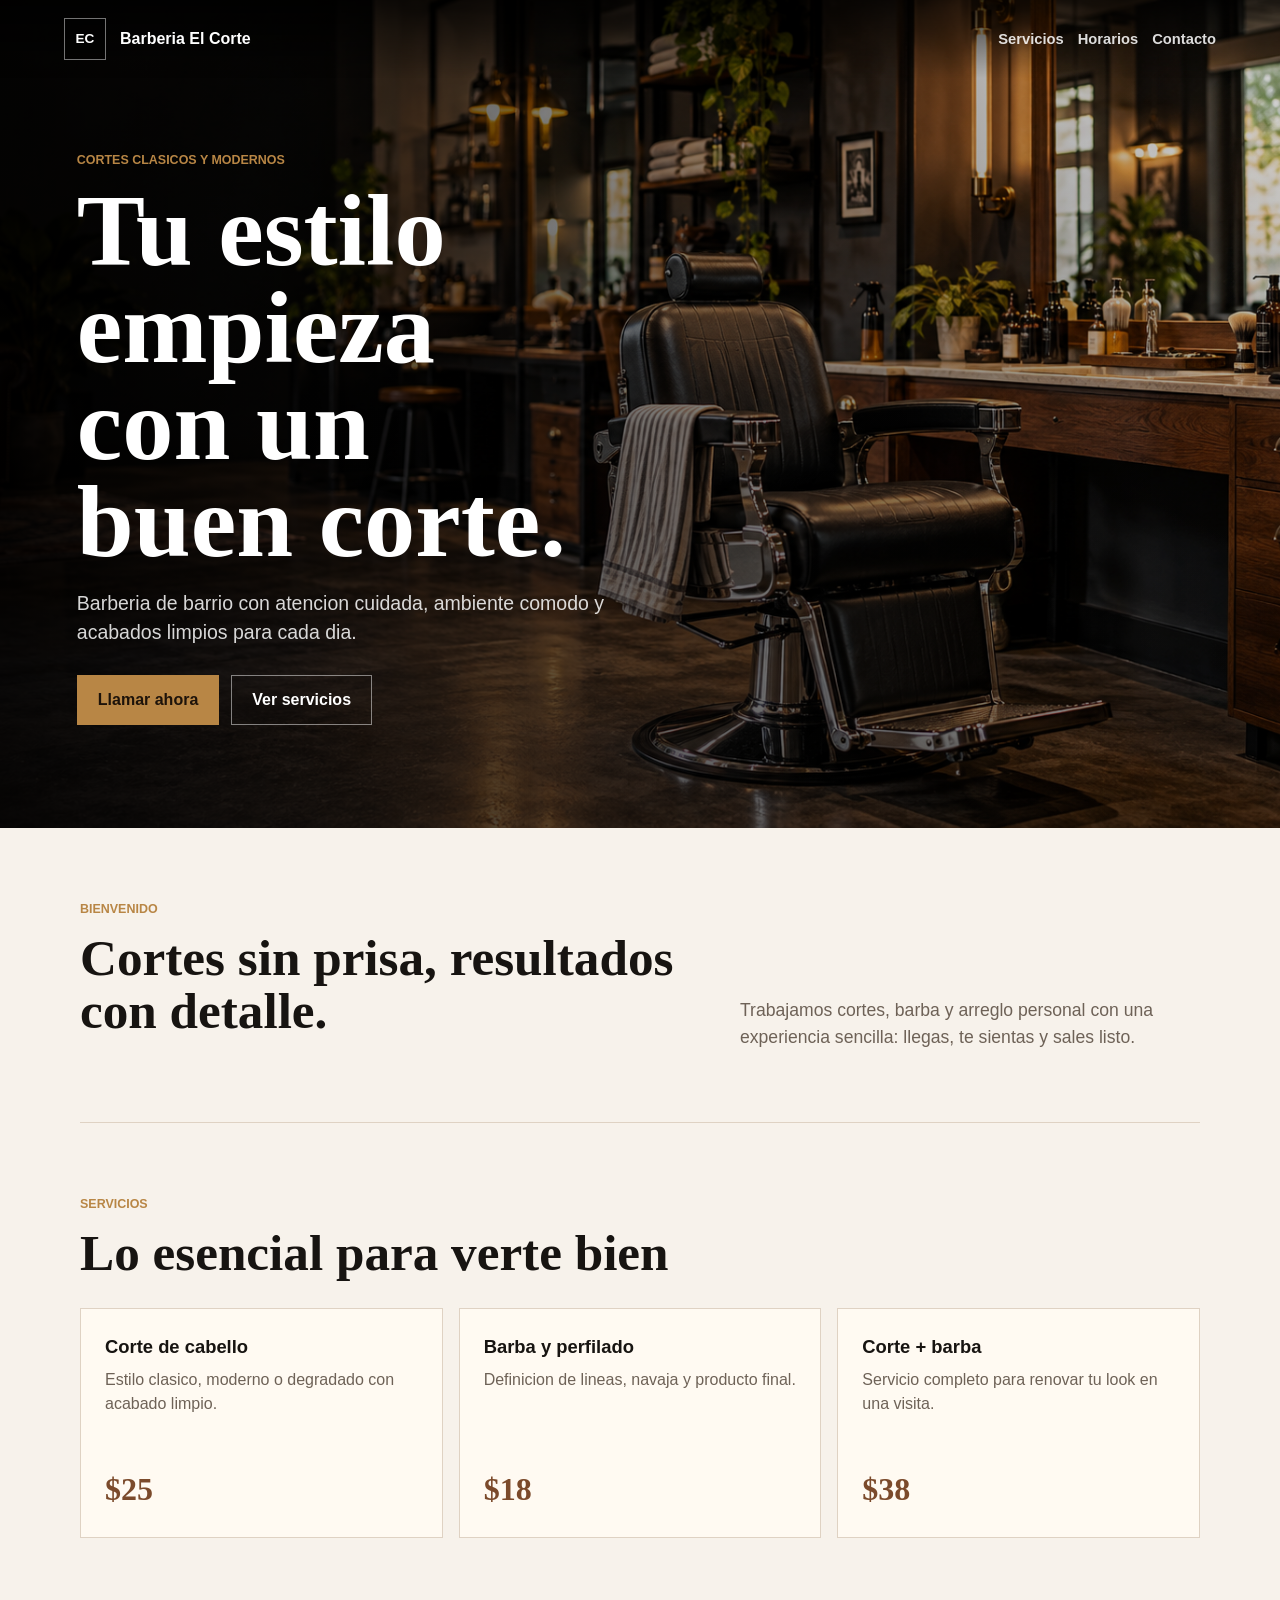
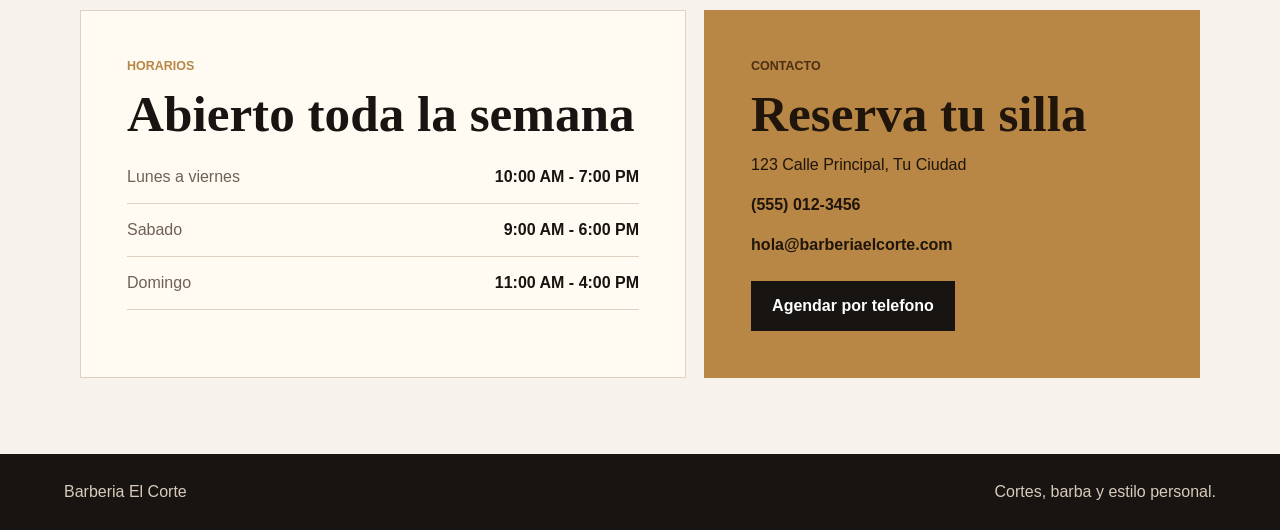
<file: index.html>
<!doctype html>
<html lang="es">
  <head>
    <meta charset="utf-8" />
    <meta name="viewport" content="width=device-width, initial-scale=1" />
    <title>Barberia El Corte</title>
    <meta
      name="description"
      content="Pagina simple para una barberia con servicios, horarios y contacto."
    />
    <link rel="stylesheet" href="styles.css" />
  </head>
  <body>
    <header class="site-header">
      <a class="brand" href="#inicio" aria-label="Barberia El Corte">
        <span class="brand-mark">EC</span>
        <span>Barberia El Corte</span>
      </a>
      <nav class="nav" aria-label="Navegacion principal">
        <a href="#servicios">Servicios</a>
        <a href="#horarios">Horarios</a>
        <a href="#contacto">Contacto</a>
      </nav>
    </header>

    <main>
      <section class="hero" id="inicio">
        <img
          class="hero-image"
          src="fondo.png"
          alt="Interior moderno de una barberia con silla profesional"
        />
        <div class="hero-overlay"></div>
        <div class="hero-content">
          <p class="eyebrow">Cortes clasicos y modernos</p>
          <h1>Tu estilo empieza con un buen corte.</h1>
          <p class="hero-copy">
            Barberia de barrio con atencion cuidada, ambiente comodo y acabados
            limpios para cada dia.
          </p>
          <div class="hero-actions">
            <a class="button primary" href="tel:+15550123456">Llamar ahora</a>
            <a class="button secondary" href="#servicios">Ver servicios</a>
          </div>
        </div>
      </section>

      <section class="section intro" aria-label="Presentacion">
        <div>
          <p class="section-label">Bienvenido</p>
          <h2>Cortes sin prisa, resultados con detalle.</h2>
        </div>
        <p>
          Trabajamos cortes, barba y arreglo personal con una experiencia
          sencilla: llegas, te sientas y sales listo.
        </p>
      </section>

      <section class="section" id="servicios">
        <div class="section-heading">
          <p class="section-label">Servicios</p>
          <h2>Lo esencial para verte bien</h2>
        </div>
        <div class="services-grid">
          <article class="service-card">
            <div>
              <h3>Corte de cabello</h3>
              <p>Estilo clasico, moderno o degradado con acabado limpio.</p>
            </div>
            <span>$25</span>
          </article>
          <article class="service-card">
            <div>
              <h3>Barba y perfilado</h3>
              <p>Definicion de lineas, navaja y producto final.</p>
            </div>
            <span>$18</span>
          </article>
          <article class="service-card">
            <div>
              <h3>Corte + barba</h3>
              <p>Servicio completo para renovar tu look en una visita.</p>
            </div>
            <span>$38</span>
          </article>
        </div>
      </section>

      <section class="split-section" id="horarios">
        <div class="panel">
          <p class="section-label">Horarios</p>
          <h2>Abierto toda la semana</h2>
          <ul class="schedule">
            <li><span>Lunes a viernes</span><strong>10:00 AM - 7:00 PM</strong></li>
            <li><span>Sabado</span><strong>9:00 AM - 6:00 PM</strong></li>
            <li><span>Domingo</span><strong>11:00 AM - 4:00 PM</strong></li>
          </ul>
        </div>
        <div class="panel accent" id="contacto">
          <p class="section-label">Contacto</p>
          <h2>Reserva tu silla</h2>
          <p>123 Calle Principal, Tu Ciudad</p>
          <p><a href="tel:+15550123456">(555) 012-3456</a></p>
          <p><a href="mailto:hola@barberiaelcorte.com">hola@barberiaelcorte.com</a></p>
          <a class="button dark" href="tel:+15550123456">Agendar por telefono</a>
        </div>
      </section>
    </main>

    <footer class="footer">
      <p>Barberia El Corte</p>
      <p>Cortes, barba y estilo personal.</p>
    </footer>
  </body>
</html>
</file>
<file: styles.css>
:root {
  --ink: #171411;
  --muted: #6e6257;
  --paper: #f7f2eb;
  --cream: #fffaf2;
  --line: #dfd2c3;
  --gold: #b88645;
  --wood: #7b4a2b;
  --white: #ffffff;
}

* {
  box-sizing: border-box;
}

html {
  scroll-behavior: smooth;
}

body {
  margin: 0;
  background: var(--paper);
  color: var(--ink);
  font-family: Arial, Helvetica, sans-serif;
  line-height: 1.5;
}

a {
  color: inherit;
  text-decoration: none;
}

.site-header {
  position: fixed;
  inset: 0 0 auto;
  z-index: 10;
  display: flex;
  align-items: center;
  justify-content: space-between;
  gap: 24px;
  padding: 18px clamp(18px, 5vw, 64px);
  color: var(--white);
  background: linear-gradient(180deg, rgba(0, 0, 0, 0.72), rgba(0, 0, 0, 0));
}

.brand,
.nav {
  display: flex;
  align-items: center;
  gap: 14px;
}

.brand {
  font-weight: 800;
}

.brand-mark {
  display: grid;
  width: 42px;
  height: 42px;
  place-items: center;
  border: 1px solid rgba(255, 255, 255, 0.45);
  background: rgba(0, 0, 0, 0.22);
  font-size: 0.85rem;
}

.nav {
  font-size: 0.92rem;
  font-weight: 700;
}

.nav a {
  opacity: 0.86;
}

.nav a:hover {
  opacity: 1;
}

.hero {
  position: relative;
  min-height: 92vh;
  display: grid;
  align-items: center;
  overflow: hidden;
  padding: 120px clamp(18px, 6vw, 86px) 72px;
  color: var(--white);
}

.hero-image,
.hero-overlay {
  position: absolute;
  inset: 0;
  width: 100%;
  height: 100%;
}

.hero-image {
  object-fit: cover;
}

.hero-overlay {
  background:
    linear-gradient(90deg, rgba(0, 0, 0, 0.86), rgba(0, 0, 0, 0.42) 45%, rgba(0, 0, 0, 0.06)),
    linear-gradient(180deg, rgba(0, 0, 0, 0.08), rgba(0, 0, 0, 0.42));
}

.hero-content {
  position: relative;
  max-width: 640px;
}

.eyebrow,
.section-label {
  margin: 0 0 12px;
  color: var(--gold);
  font-size: 0.78rem;
  font-weight: 800;
  letter-spacing: 0;
  text-transform: uppercase;
}

h1,
h2,
h3,
p {
  margin-top: 0;
}

h1 {
  max-width: 10ch;
  margin-bottom: 18px;
  font-family: Georgia, "Times New Roman", serif;
  font-size: clamp(3rem, 8vw, 6.8rem);
  line-height: 0.95;
}

h2 {
  margin-bottom: 12px;
  font-family: Georgia, "Times New Roman", serif;
  font-size: clamp(2rem, 4vw, 3.4rem);
  line-height: 1.05;
}

h3 {
  margin-bottom: 8px;
  font-size: 1.15rem;
}

.hero-copy {
  max-width: 560px;
  margin-bottom: 28px;
  color: rgba(255, 255, 255, 0.84);
  font-size: clamp(1rem, 2vw, 1.22rem);
}

.hero-actions {
  display: flex;
  flex-wrap: wrap;
  gap: 12px;
}

.button {
  display: inline-flex;
  min-height: 46px;
  align-items: center;
  justify-content: center;
  padding: 12px 20px;
  border: 1px solid transparent;
  font-weight: 800;
}

.button.primary {
  background: var(--gold);
  color: #1d130a;
}

.button.secondary {
  border-color: rgba(255, 255, 255, 0.48);
  color: var(--white);
}

.button.dark {
  margin-top: 8px;
  background: var(--ink);
  color: var(--white);
}

.section,
.split-section {
  width: min(1120px, calc(100% - 36px));
  margin: 0 auto;
}

.section {
  padding: 72px 0;
}

.intro {
  display: grid;
  grid-template-columns: minmax(0, 1fr) minmax(260px, 460px);
  gap: 42px;
  align-items: end;
  border-bottom: 1px solid var(--line);
}

.intro p:last-child {
  margin-bottom: 0;
  color: var(--muted);
  font-size: 1.1rem;
}

.section-heading {
  max-width: 660px;
  margin-bottom: 28px;
}

.services-grid {
  display: grid;
  grid-template-columns: repeat(3, minmax(0, 1fr));
  gap: 16px;
}

.service-card {
  min-height: 230px;
  display: flex;
  flex-direction: column;
  justify-content: space-between;
  gap: 28px;
  padding: 24px;
  border: 1px solid var(--line);
  background: var(--cream);
}

.service-card p {
  margin-bottom: 0;
  color: var(--muted);
}

.service-card span {
  color: var(--wood);
  font-family: Georgia, "Times New Roman", serif;
  font-size: 2rem;
  font-weight: 700;
}

.split-section {
  display: grid;
  grid-template-columns: 1.1fr 0.9fr;
  gap: 18px;
  padding: 0 0 76px;
}

.panel {
  padding: clamp(24px, 5vw, 46px);
  background: var(--cream);
  border: 1px solid var(--line);
}

.panel.accent {
  background: var(--gold);
  color: #1f150b;
  border-color: var(--gold);
}

.panel.accent .section-label {
  color: #4d2f13;
}

.panel a {
  font-weight: 800;
}

.schedule {
  display: grid;
  gap: 14px;
  margin: 24px 0 0;
  padding: 0;
  list-style: none;
}

.schedule li {
  display: flex;
  justify-content: space-between;
  gap: 18px;
  padding-bottom: 14px;
  border-bottom: 1px solid var(--line);
}

.schedule span {
  color: var(--muted);
}

.footer {
  display: flex;
  justify-content: space-between;
  gap: 16px;
  padding: 26px clamp(18px, 5vw, 64px);
  color: #d8cbbb;
  background: var(--ink);
}

.footer p {
  margin: 0;
}

@media (max-width: 820px) {
  .site-header {
    position: absolute;
    align-items: flex-start;
    padding-top: 14px;
  }

  .nav {
    display: none;
  }

  .hero {
    min-height: 86vh;
    padding-top: 108px;
  }

  .hero-overlay {
    background:
      linear-gradient(90deg, rgba(0, 0, 0, 0.82), rgba(0, 0, 0, 0.42)),
      linear-gradient(180deg, rgba(0, 0, 0, 0.16), rgba(0, 0, 0, 0.56));
  }

  .intro,
  .services-grid,
  .split-section {
    grid-template-columns: 1fr;
  }

  .section {
    padding: 54px 0;
  }

  .service-card {
    min-height: 190px;
  }

  .schedule li,
  .footer {
    flex-direction: column;
  }
}
</file>
